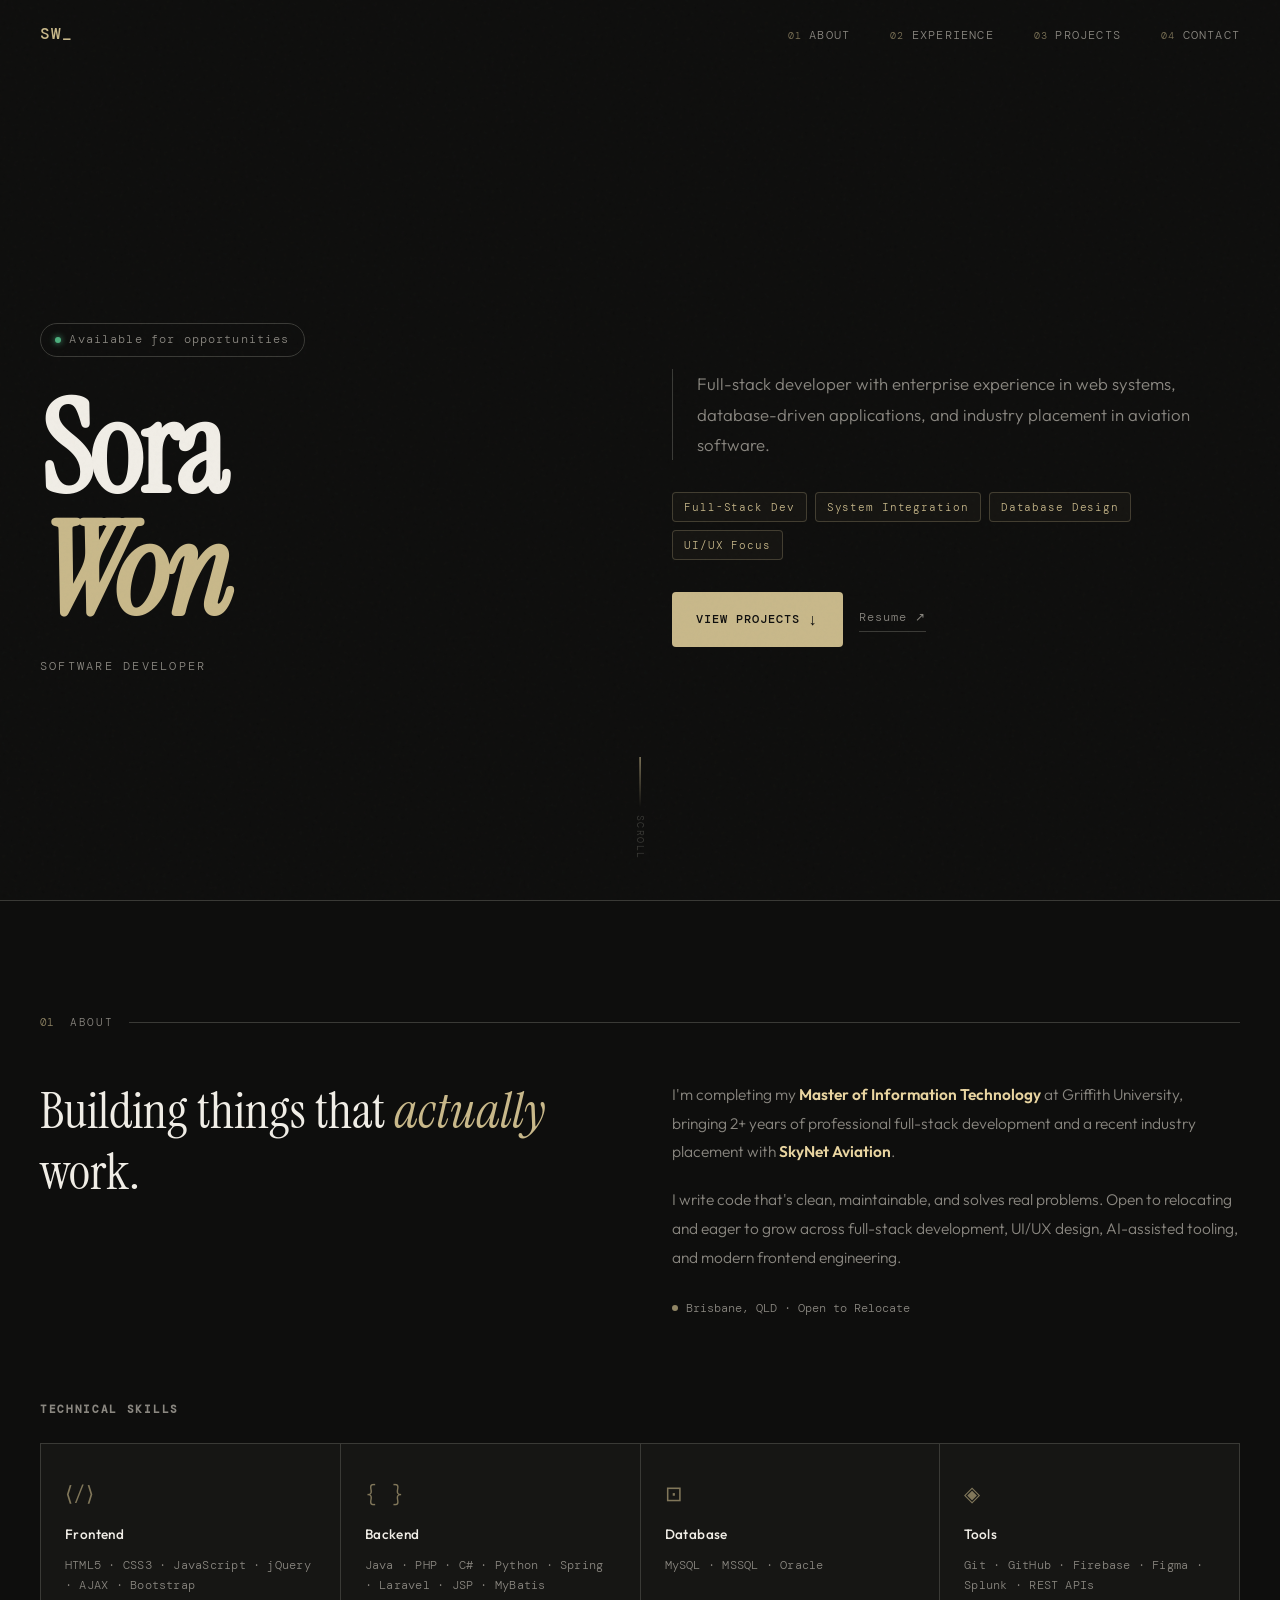
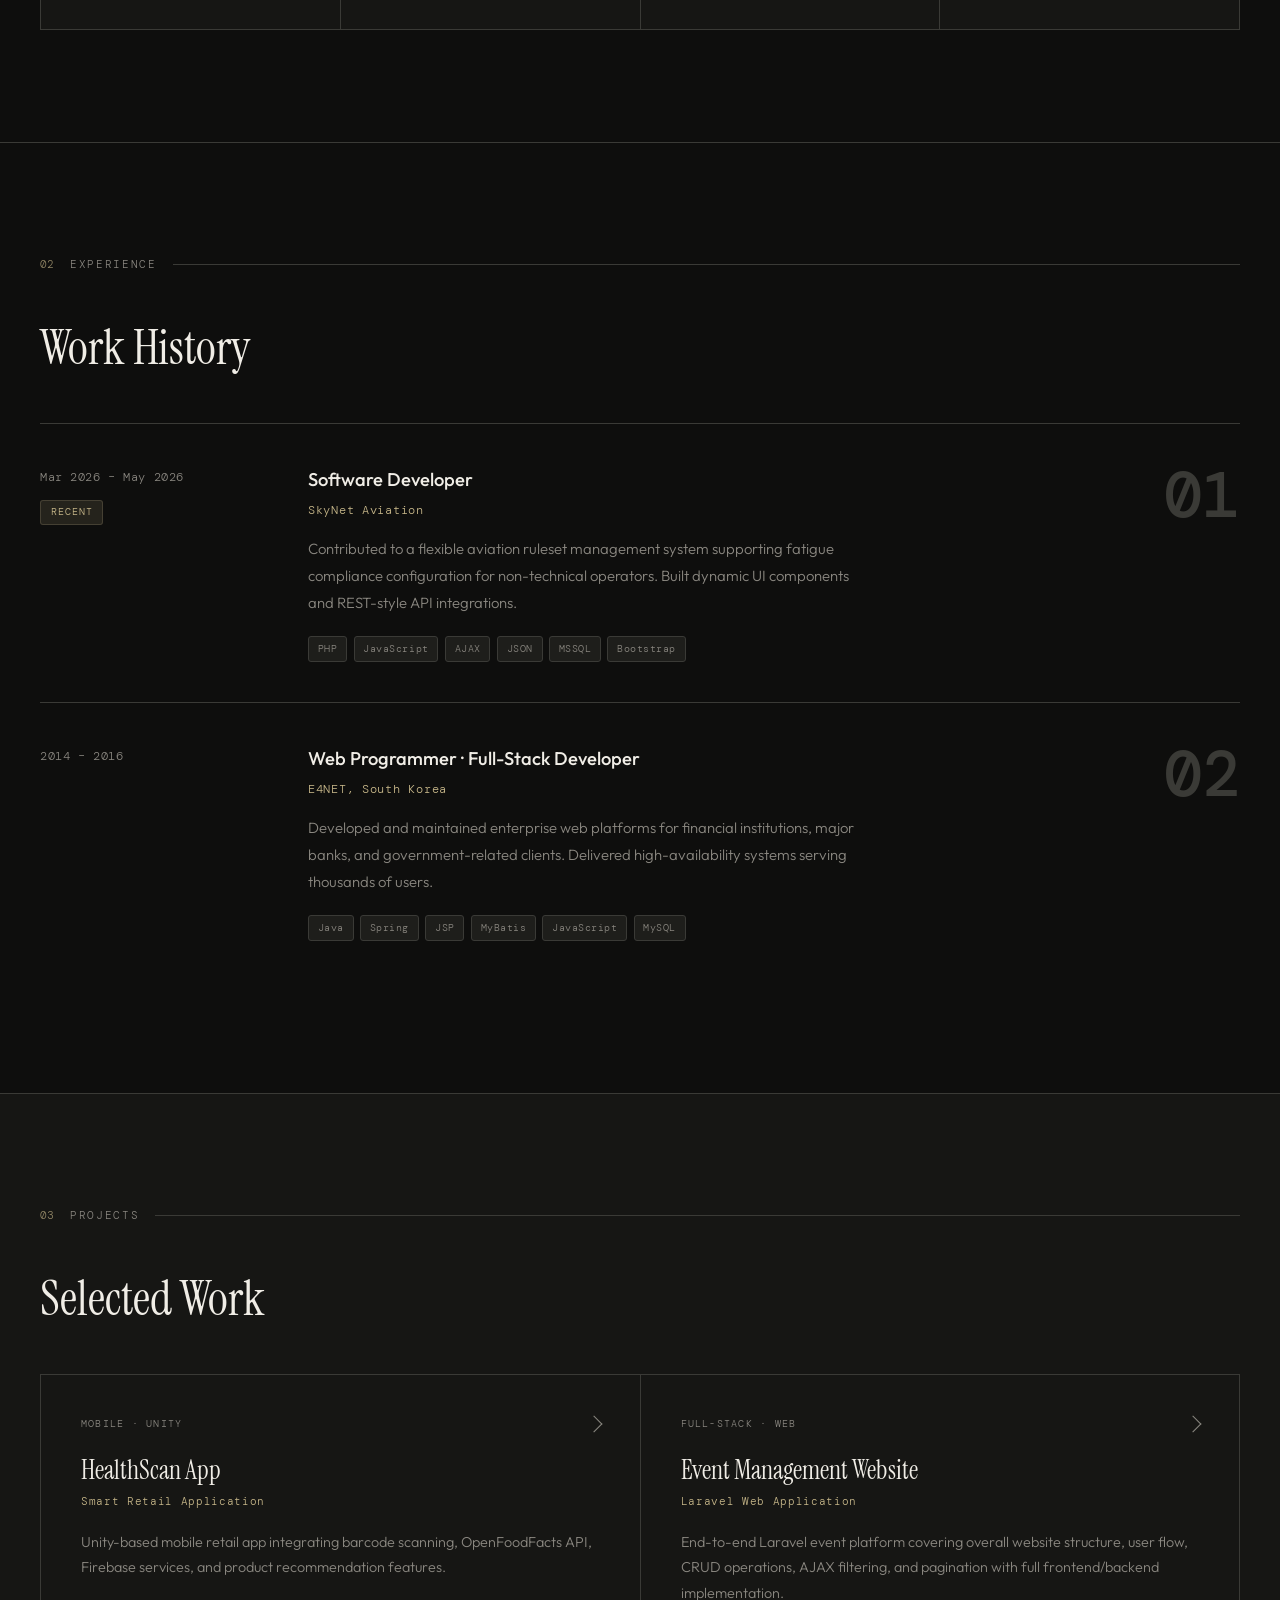
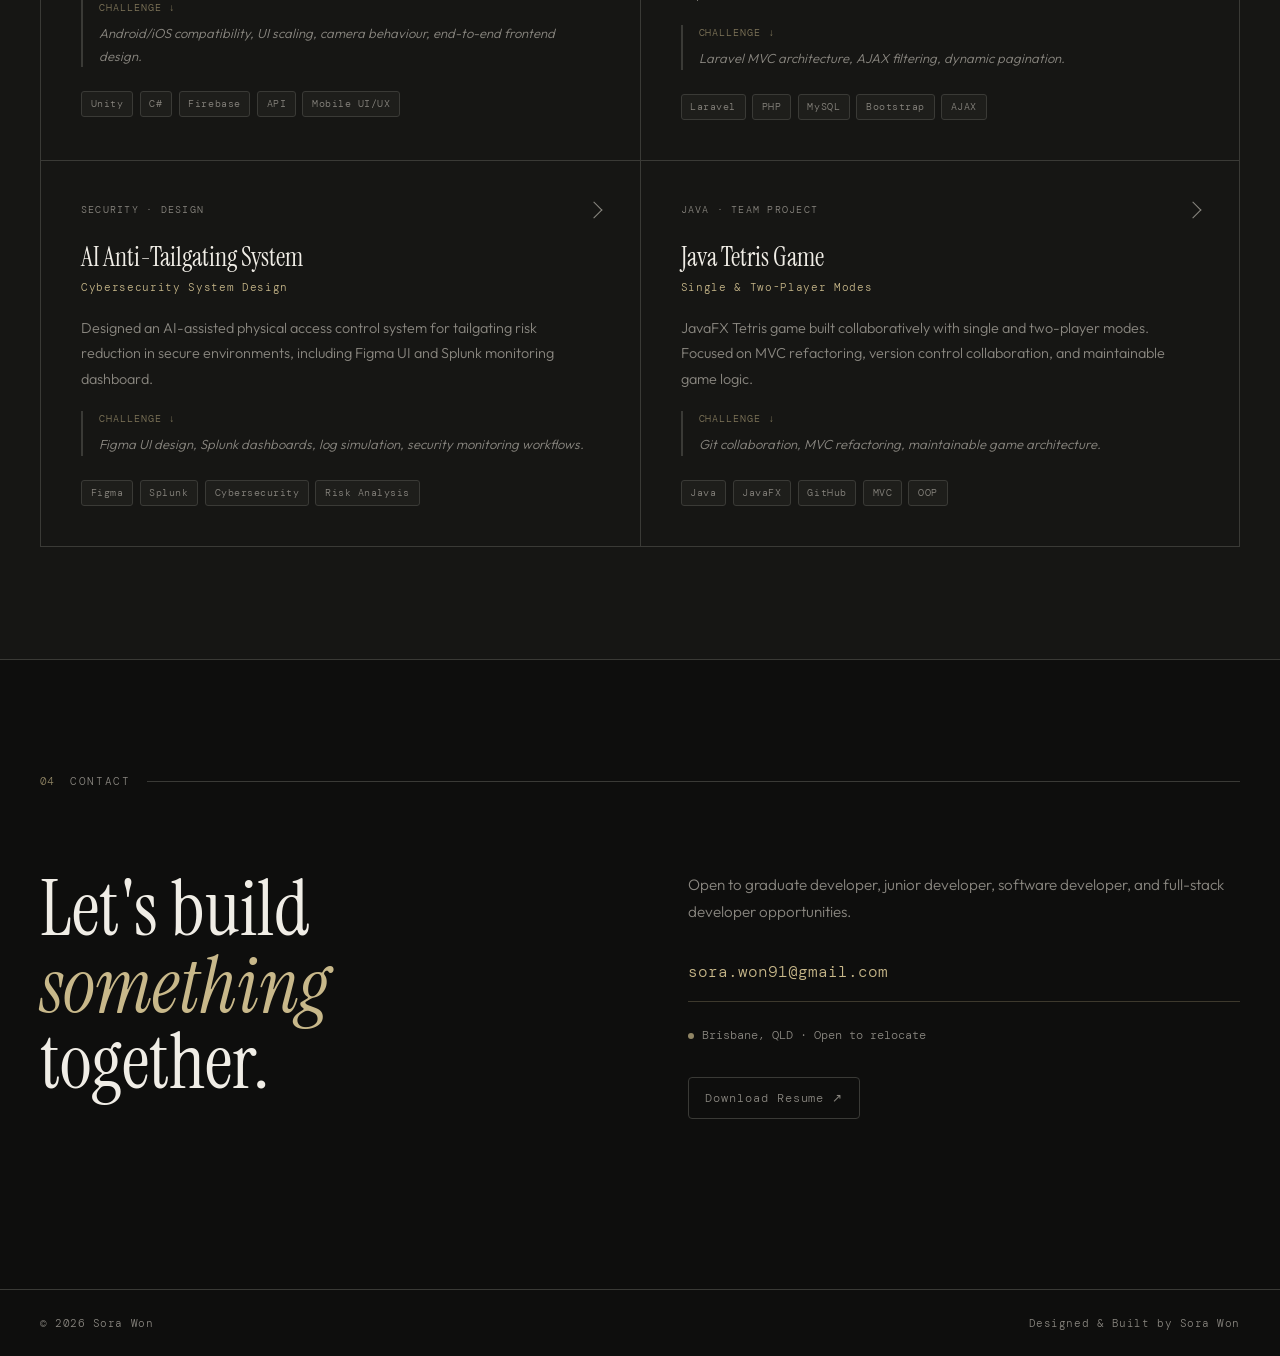
<file: index.html>
<!DOCTYPE html>
<html lang="en">
<head>
  <meta charset="UTF-8" />
  <meta name="viewport" content="width=device-width, initial-scale=1.0" />
  <title>Sora Won — Software Developer</title>
  <link rel="preconnect" href="https://fonts.googleapis.com" />
  <link rel="preconnect" href="https://fonts.gstatic.com" crossorigin />
  <link href="https://fonts.googleapis.com/css2?family=Instrument+Serif:ital@0;1&family=DM+Mono:ital,wght@0,300;0,400;0,500;1,300&family=Outfit:wght@300;400;500;600&display=swap" rel="stylesheet" />
  <link rel="stylesheet" href="style.css" />
</head>
<body>

  <!-- Custom Cursor -->
  <div class="cursor" id="cursor"></div>
  <div class="cursor-dot" id="cursorDot"></div>

  <!-- Noise Overlay -->
  <div class="noise"></div>

  <!-- Navigation -->
  <nav class="nav" id="nav">
    <a href="#" class="nav-logo">SW<span class="blink">_</span></a>
    <ul class="nav-links">
      <li><a href="#about" data-num="01">About</a></li>
      <li><a href="#experience" data-num="02">Experience</a></li>
      <li><a href="#projects" data-num="03">Projects</a></li>
      <li><a href="#contact" data-num="04">Contact</a></li>
    </ul>
    <button class="menu-btn" id="menuBtn" aria-label="Toggle menu">
      <span></span><span></span>
    </button>
  </nav>

  <!-- Mobile Menu -->
  <div class="mobile-menu" id="mobileMenu">
    <ul>
      <li><a href="#about" class="mobile-link">About</a></li>
      <li><a href="#experience" class="mobile-link">Experience</a></li>
      <li><a href="#projects" class="mobile-link">Projects</a></li>
      <li><a href="#contact" class="mobile-link">Contact</a></li>
    </ul>
  </div>

  <main>

    <!-- Hero -->
    <section class="hero">
      <div class="hero-left">
        <div class="hero-tag">
          <span class="dot"></span>
          Available for opportunities
        </div>
        <h1 class="hero-name">
          <span class="reveal-line">Sora</span>
          <span class="reveal-line italic">Won</span>
        </h1>
        <p class="hero-role">Software Developer</p>
      </div>

      <div class="hero-right">
        <p class="hero-desc">
          Full-stack developer with enterprise experience in web systems, database-driven applications, and industry placement in aviation software.
        </p>
        <div class="hero-skills-float">
          <span>Full-Stack Dev</span>
          <span>System Integration</span>
          <span>Database Design</span>
          <span>UI/UX Focus</span>
        </div>
        <div class="hero-actions">
          <a href="#projects" class="btn-main">View Projects <span class="arrow">↓</span></a>
          <a href="assets/sorawon_resume.pdf" class="btn-ghost" target="_blank">Resume ↗</a>
        </div>
      </div>

      <div class="hero-scroll">
        <div class="scroll-line"></div>
        <span>Scroll</span>
      </div>
    </section>

    <!-- About -->
    <section id="about" class="section about-section">
      <div class="section-label">
        <span class="label-num">01</span>
        <span class="label-text">About</span>
      </div>

      <div class="about-grid">
        <div class="about-headline">
          <h2>Building things that <em>actually</em> work.</h2>
        </div>
        <div class="about-content">
          <p>
            I'm completing my <strong>Master of Information Technology</strong> at Griffith University, bringing 2+ years of professional full-stack development and a recent industry placement with <strong>SkyNet Aviation</strong>.
          </p>
          <p>
            I write code that's clean, maintainable, and solves real problems. Open to relocating and eager to grow across full-stack development, UI/UX design, AI-assisted tooling, and modern frontend engineering.
          </p>
          <div class="about-location">
            <span class="loc-dot"></span>
            Brisbane, QLD · Open to Relocate
          </div>
        </div>
      </div>

      <!-- Skills -->
      <div class="skills-section">
        <h3 class="skills-heading">Technical Skills</h3>
        <div class="skills-grid">
          <div class="skill-block">
            <div class="skill-icon">⟨/⟩</div>
            <h4>Frontend</h4>
            <p>HTML5 · CSS3 · JavaScript · jQuery · AJAX · Bootstrap</p>
          </div>
          <div class="skill-block">
            <div class="skill-icon">{ }</div>
            <h4>Backend</h4>
            <p>Java · PHP · C# · Python · Spring · Laravel · JSP · MyBatis</p>
          </div>
          <div class="skill-block">
            <div class="skill-icon">⊡</div>
            <h4>Database</h4>
            <p>MySQL · MSSQL · Oracle</p>
          </div>
          <div class="skill-block">
            <div class="skill-icon">◈</div>
            <h4>Tools</h4>
            <p>Git · GitHub · Firebase · Figma · Splunk · REST APIs</p>
          </div>
        </div>
      </div>
    </section>

    <!-- Experience -->
    <section id="experience" class="section exp-section">
      <div class="section-label">
        <span class="label-num">02</span>
        <span class="label-text">Experience</span>
      </div>

      <h2 class="section-title">Work History</h2>

      <div class="exp-list">

        <article class="exp-item" data-index="01">
          <div class="exp-meta">
            <span class="exp-period">Mar 2026 – May 2026</span>
            <span class="exp-badge new">Recent</span>
          </div>
          <div class="exp-body">
            <h3>Software Developer</h3>
            <p class="exp-company">SkyNet Aviation</p>
            <p class="exp-desc">
              Contributed to a flexible aviation ruleset management system supporting fatigue compliance configuration for non-technical operators. Built dynamic UI components and REST-style API integrations.
            </p>
            <div class="exp-tags">
              <span>PHP</span><span>JavaScript</span><span>AJAX</span>
              <span>JSON</span><span>MSSQL</span><span>Bootstrap</span>
            </div>
          </div>
        </article>

        <article class="exp-item" data-index="02">
          <div class="exp-meta">
            <span class="exp-period">2014 – 2016</span>
          </div>
          <div class="exp-body">
            <h3>Web Programmer · Full-Stack Developer</h3>
            <p class="exp-company">E4NET, South Korea</p>
            <p class="exp-desc">
              Developed and maintained enterprise web platforms for financial institutions, major banks, and government-related clients. Delivered high-availability systems serving thousands of users.
            </p>
            <div class="exp-tags">
              <span>Java</span><span>Spring</span><span>JSP</span>
              <span>MyBatis</span><span>JavaScript</span><span>MySQL</span>
            </div>
          </div>
        </article>

      </div>
    </section>

    <!-- Projects -->
    <section id="projects" class="section proj-section">
      <div class="section-label">
        <span class="label-num">03</span>
        <span class="label-text">Projects</span>
      </div>

      <h2 class="section-title">Selected Work</h2>

      <div class="proj-grid">

        <a href="projects/healthscan.html" class="proj-card" data-num="01">
          <div class="proj-top">
            <div class="proj-category">Mobile · Unity</div>
            <div class="proj-arrow" aria-hidden="true"></div>
          </div>
          <h3>HealthScan App</h3>
          <p class="proj-subtitle">Smart Retail Application</p>
          <p class="proj-desc">
            Unity-based mobile retail app integrating barcode scanning, OpenFoodFacts API, Firebase services, and product recommendation features.
          </p>
          <div class="proj-challenge">
            <span class="chall-label">Challenge ↓</span>
            Android/iOS compatibility, UI scaling, camera behaviour, end-to-end frontend design.
          </div>
          <div class="proj-tags">
            <span>Unity</span><span>C#</span><span>Firebase</span><span>API</span><span>Mobile UI/UX</span>
          </div>
        </a>

        <a href="projects/event-management.html" class="proj-card" data-num="02">
          <div class="proj-top">
            <div class="proj-category">Full-Stack · Web</div>
            <div class="proj-arrow" aria-hidden="true"></div>
          </div>
          <h3>Event Management Website</h3>
          <p class="proj-subtitle">Laravel Web Application</p>
          <p class="proj-desc">
            End-to-end Laravel event platform covering overall website structure, user flow, CRUD operations, AJAX filtering, and pagination with full frontend/backend implementation.
          </p>
          <div class="proj-challenge">
            <span class="chall-label">Challenge ↓</span>
            Laravel MVC architecture, AJAX filtering, dynamic pagination.
          </div>
          <div class="proj-tags">
            <span>Laravel</span><span>PHP</span><span>MySQL</span><span>Bootstrap</span><span>AJAX</span>
          </div>
        </a>

        <a href="projects/anti-tailgating.html" class="proj-card" data-num="03">
          <div class="proj-top">
            <div class="proj-category">Security · Design</div>
            <div class="proj-arrow" aria-hidden="true"></div>
          </div>
          <h3>AI Anti-Tailgating System</h3>
          <p class="proj-subtitle">Cybersecurity System Design</p>
          <p class="proj-desc">
            Designed an AI-assisted physical access control system for tailgating risk reduction in secure environments, including Figma UI and Splunk monitoring dashboard.
          </p>
          <div class="proj-challenge">
            <span class="chall-label">Challenge ↓</span>
            Figma UI design, Splunk dashboards, log simulation, security monitoring workflows.
          </div>
          <div class="proj-tags">
            <span>Figma</span><span>Splunk</span><span>Cybersecurity</span><span>Risk Analysis</span>
          </div>
        </a>

        <a href="projects/tetris.html" class="proj-card" data-num="04">
          <div class="proj-top">
            <div class="proj-category">Java · Team Project</div>
            <div class="proj-arrow" aria-hidden="true"></div>
          </div>
          <h3>Java Tetris Game</h3>
          <p class="proj-subtitle">Single &amp; Two-Player Modes</p>
          <p class="proj-desc">
            JavaFX Tetris game built collaboratively with single and two-player modes. Focused on MVC refactoring, version control collaboration, and maintainable game logic.
          </p>
          <div class="proj-challenge">
            <span class="chall-label">Challenge ↓</span>
            Git collaboration, MVC refactoring, maintainable game architecture.
          </div>
          <div class="proj-tags">
            <span>Java</span><span>JavaFX</span><span>GitHub</span><span>MVC</span><span>OOP</span>
          </div>
        </a>

      </div>
    </section>

    <!-- Contact -->
    <section id="contact" class="section contact-section">
      <div class="section-label">
        <span class="label-num">04</span>
        <span class="label-text">Contact</span>
      </div>

      <div class="contact-inner">
        <h2 class="contact-headline">
          Let's build<br/><em>something</em><br/>together.
        </h2>

        <div class="contact-details">
          <p class="contact-intro">
            Open to graduate developer, junior developer, software developer, and full-stack developer opportunities.
          </p>
          <a href="mailto:sora.won91@gmail.com" class="contact-email">
            sora.won91@gmail.com
          </a>
          <div class="contact-loc">
            <span class="loc-dot"></span>
            Brisbane, QLD · Open to relocate
          </div>
          <div class="contact-links">
            <a href="assets/sorawon_resume.pdf" target="_blank" class="contact-link">Download Resume ↗</a>
          </div>
        </div>
      </div>
    </section>

  </main>

  <footer class="footer">
    <span>© 2026 Sora Won</span>
    <span>Designed &amp; Built by Sora Won</span>
  </footer>

  <script src="script.js"></script>
</body>
</html>
</file>
<file: style.css>
/* ============================================================
   SORA WON — Portfolio CSS
   Theme: Editorial Dark · Monochrome + Warm Accent
   Fonts: Instrument Serif (display) · Outfit (body) · DM Mono (code/labels)
   ============================================================ */

*, *::before, *::after {
    box-sizing: border-box;
    margin: 0;
    padding: 0;
}

:root {
--bg:        #0e0e0d;
--bg-2:      #161614;
--bg-3:      #1e1e1b;
--text:      #f0ede6;
--muted:     #8a8780;
--faint:     #3a3a36;
--accent:    #c8b88a;
--accent-2:  #e8d4a0;
--white:     #f7f4ee;

--serif: 'Instrument Serif', Georgia, serif;
--sans:  'Outfit', sans-serif;
--mono:  'DM Mono', monospace;

--nav-h: 68px;
--ease: cubic-bezier(0.25, 0.1, 0.25, 1);
--ease-out: cubic-bezier(0.0, 0.0, 0.2, 1);
}

/* ─── SCROLLBAR ─── */
::-webkit-scrollbar { width: 4px; }
::-webkit-scrollbar-track { background: var(--bg); }
::-webkit-scrollbar-thumb { background: var(--faint); border-radius: 2px; }

/* ─── BASE ─── */
html { scroll-behavior: smooth; }

body {
    background: var(--bg);
    color: var(--text);
    font-family: var(--sans);
    font-weight: 300;
    line-height: 1.7;
    overflow-x: hidden;
    cursor: none;
}

a { color: inherit; text-decoration: none; }
em, i { font-style: italic; }
strong { font-weight: 600; color: var(--accent-2); }

/* ─── NOISE OVERLAY ─── */
.noise {
    position: fixed;
    inset: 0;
    background-image: url("data:image/svg+xml,%3Csvg viewBox='0 0 256 256' xmlns='http://www.w3.org/2000/svg'%3E%3Cfilter id='noise'%3E%3CfeTurbulence type='fractalNoise' baseFrequency='0.9' numOctaves='4' stitchTiles='stitch'/%3E%3C/filter%3E%3Crect width='100%25' height='100%25' filter='url(%23noise)' opacity='0.04'/%3E%3C/svg%3E");
    pointer-events: none;
    z-index: 9999;
    opacity: 0.5;
}

/* ─── CUSTOM CURSOR ─── */
.cursor {
    position: fixed;
    width: 36px;
    height: 36px;
    border: 1px solid var(--accent);
    border-radius: 50%;
    pointer-events: none;
    z-index: 10000;
    transition: transform 0.15s var(--ease), opacity 0.2s;
    transform: translate(-50%, -50%);
    opacity: 0;
}

.cursor-dot {
    position: fixed;
    width: 5px;
    height: 5px;
    background: var(--accent);
    border-radius: 50%;
    pointer-events: none;
    z-index: 10001;
    transform: translate(-50%, -50%);
    transition: transform 0.08s var(--ease);
    opacity: 0;
}

body:hover .cursor,
body:hover .cursor-dot { opacity: 1; }

/* ─── NAVIGATION ─── */
.nav {
position: fixed;
    top: 0;
    left: 0;
    right: 0;
    z-index: 100;
    display: flex;
    align-items: center;
    justify-content: space-between;
    padding: 0 2.5rem;
    height: var(--nav-h);
    border-bottom: 1px solid transparent;
    transition: background 0.4s, border-color 0.4s;
}

.nav.scrolled {
    background: rgba(14, 14, 13, 0.92);
    backdrop-filter: blur(12px);
    border-bottom-color: var(--faint);
}

.nav-logo {
    font-family: var(--mono);
    font-size: 1rem;
    font-weight: 500;
    letter-spacing: 0.05em;
    color: var(--accent);
}

.blink {
    animation: blink 1.2s step-end infinite;
    color: var(--accent);
}
@keyframes blink { 0%, 100% { opacity: 1; } 50% { opacity: 0; } }

.nav-links {
    display: flex;
    list-style: none;
    gap: 2.5rem;
}

.nav-links a {
    font-family: var(--mono);
    font-size: 0.75rem;
    letter-spacing: 0.1em;
    text-transform: uppercase;
    color: var(--muted);
    transition: color 0.2s;
    position: relative;
}

.nav-links a::before {
    content: attr(data-num) ' ';
    color: var(--accent);
    opacity: 0.6;
    font-size: 0.65rem;
}

.nav-links a:hover { color: var(--text); }

/* Mobile menu button */
.menu-btn {
    display: none;
    flex-direction: column;
    gap: 6px;
    background: none;
    border: none;
    cursor: pointer;
    padding: 4px;
}
.menu-btn span {
    display: block;
    width: 24px;
    height: 1px;
    background: var(--text);
    transition: all 0.3s;
}

/* Mobile Menu */
.mobile-menu {
    position: fixed;
    inset: 0;
    background: var(--bg);
    z-index: 90;
    display: flex;
    align-items: center;
    justify-content: center;
    transform: translateY(-100%);
    transition: transform 0.4s var(--ease-out);
}
.mobile-menu.open { transform: translateY(0); }
.mobile-menu ul { list-style: none; text-align: center; }
.mobile-menu ul li { margin: 1.5rem 0; }
.mobile-link {
    font-family: var(--serif);
    font-size: 3rem;
    font-style: italic;
    color: var(--text);
    transition: color 0.2s;
}
.mobile-link:hover { color: var(--accent); }

/* ─── SECTION LABEL ─── */
.section-label {
    display: flex;
    align-items: center;
    gap: 1rem;
    margin-bottom: 3rem;
}

.label-num {
    font-family: var(--mono);
    font-size: 0.7rem;
    color: var(--accent);
    opacity: 0.7;
}

.label-text {
    font-family: var(--mono);
    font-size: 0.7rem;
    letter-spacing: 0.15em;
    text-transform: uppercase;
    color: var(--muted);
}

.section-label::after {
    content: '';
    flex: 1;
    height: 1px;
    background: var(--faint);
}

/* ─── HERO ─── */
.hero {
    min-height: 100vh;
    display: grid;
    grid-template-columns: 1fr 1fr;
    align-items: center;
    padding: calc(var(--nav-h) + 4rem) 2.5rem 4rem;
    gap: 4rem;
    position: relative;
}

.hero-left { padding-top: 2rem; }

.hero-tag {
    display: inline-flex;
    align-items: center;
    gap: 0.5rem;
    font-family: var(--mono);
    font-size: 0.72rem;
    letter-spacing: 0.1em;
    color: var(--muted);
    border: 1px solid var(--faint);
    padding: 0.4rem 0.9rem;
    border-radius: 100px;
    margin-bottom: 2rem;
}

.dot {
    width: 6px;
    height: 6px;
    background: #4caf7d;
    border-radius: 50%;
    box-shadow: 0 0 6px #4caf7d;
    animation: pulse 2s ease-in-out infinite;
}

@keyframes pulse {
    0%, 100% { opacity: 1; box-shadow: 0 0 6px #4caf7d; }
    50% { opacity: 0.6; box-shadow: 0 0 12px #4caf7d; }
}

.hero-name {
    font-family: var(--serif);
    font-size: clamp(5rem, 10vw, 9rem);
    line-height: 0.95;
    letter-spacing: -0.02em;
    display: flex;
    flex-direction: column;
    margin-bottom: 1rem;
}

.hero-name .italic {
    font-style: italic;
    color: var(--accent);
}

.hero-role {
    font-family: var(--mono);
    font-size: 0.78rem;
    letter-spacing: 0.18em;
    text-transform: uppercase;
    color: var(--muted);
    margin-top: 1.5rem;
}

.hero-right {
    display: flex;
    flex-direction: column;
    gap: 2rem;
    padding-top: 3rem;
}

.hero-desc {
    font-size: 1.05rem;
    color: var(--muted);
    line-height: 1.8;
    border-left: 1px solid var(--faint);
    padding-left: 1.5rem;
}

.hero-skills-float {
    display: flex;
    flex-wrap: wrap;
    gap: 0.5rem;
}

.hero-skills-float span {
    font-family: var(--mono);
    font-size: 0.68rem;
    letter-spacing: 0.08em;
    color: var(--accent);
    border: 1px solid rgba(200, 184, 138, 0.25);
    padding: 0.3rem 0.7rem;
    border-radius: 4px;
    background: rgba(200, 184, 138, 0.04);
}

.hero-actions {
    display: flex;
    gap: 1rem;
    align-items: center;
    flex-wrap: wrap;
}

.btn-main {
    display: inline-flex;
    align-items: center;
    gap: 0.5rem;
    background: var(--accent);
    color: var(--bg);
    font-family: var(--mono);
    font-size: 0.78rem;
    font-weight: 500;
    letter-spacing: 0.08em;
    text-transform: uppercase;
    padding: 0.85rem 1.5rem;
    border-radius: 4px;
    transition: background 0.2s, transform 0.2s;
}
.btn-main:hover { background: var(--accent-2); transform: translateY(-1px); }
.btn-main .arrow { font-size: 1rem; }

.btn-ghost {
    font-family: var(--mono);
    font-size: 0.78rem;
    letter-spacing: 0.08em;
    color: var(--muted);
    border-bottom: 1px solid var(--faint);
    padding-bottom: 2px;
    transition: color 0.2s, border-color 0.2s;
}
.btn-ghost:hover { color: var(--text); border-color: var(--muted); }

.hero-scroll {
    position: absolute;
    bottom: 2.5rem;
    left: 50%;
    transform: translateX(-50%);
    display: flex;
    flex-direction: column;
    align-items: center;
    gap: 0.5rem;
}

.hero-scroll span {
    font-family: var(--mono);
    font-size: 0.62rem;
    letter-spacing: 0.15em;
    text-transform: uppercase;
    color: var(--faint);
    writing-mode: vertical-rl;
}

.scroll-line {
    width: 1px;
    height: 50px;
    background: linear-gradient(to bottom, var(--accent), transparent);
    animation: scrollDrop 1.8s ease-in-out infinite;
}

@keyframes scrollDrop {
    0% { transform: scaleY(0); transform-origin: top; opacity: 1; }
    50% { transform: scaleY(1); transform-origin: top; opacity: 1; }
    100% { transform: scaleY(1); transform-origin: bottom; opacity: 0; }
}

/* ─── SECTIONS ─── */
.section {
    padding: 7rem 2.5rem;
    border-top: 1px solid var(--faint);
}

/* ─── ABOUT ─── */
.about-grid {
    display: grid;
    grid-template-columns: 1fr 1fr;
    gap: 4rem;
    align-items: start;
    margin-bottom: 5rem;
}

.about-headline h2 {
    font-family: var(--serif);
    font-size: clamp(2rem, 4vw, 3.2rem);
    line-height: 1.2;
    font-weight: 400;
}

.about-headline h2 em {
    font-style: italic;
    color: var(--accent);
    }

.about-content p {
    color: var(--muted);
    margin-bottom: 1.2rem;
    line-height: 1.85;
    font-size: 0.97rem;
}

.about-location {
    display: inline-flex;
    align-items: center;
    gap: 0.5rem;
    font-family: var(--mono);
    font-size: 0.72rem;
    color: var(--muted);
    margin-top: 0.5rem;
}

.loc-dot {
    width: 6px;
    height: 6px;
    border-radius: 50%;
    background: var(--accent);
    opacity: 0.7;
}

/* Skills */
.skills-heading {
    font-family: var(--mono);
    font-size: 0.7rem;
    letter-spacing: 0.15em;
    text-transform: uppercase;
    color: var(--muted);
    margin-bottom: 1.5rem;
}

.skills-grid {
    display: grid;
    grid-template-columns: repeat(4, 1fr);
    gap: 1px;
    background: var(--faint);
    border: 1px solid var(--faint);
}

.skill-block {
    background: var(--bg-2);
    padding: 2rem 1.5rem;
    transition: background 0.2s;
}
.skill-block:hover { background: var(--bg-3); }

.skill-icon {
    font-family: var(--mono);
    font-size: 1.3rem;
    color: var(--accent);
    opacity: 0.6;
    margin-bottom: 0.75rem;
}

.skill-block h4 {
    font-family: var(--sans);
    font-size: 0.85rem;
    font-weight: 500;
    color: var(--text);
    margin-bottom: 0.6rem;
    letter-spacing: 0.03em;
}

.skill-block p {
    font-family: var(--mono);
    font-size: 0.72rem;
    color: var(--muted);
    line-height: 1.8;
    letter-spacing: 0.02em;
}

/* ─── EXPERIENCE ─── */
.exp-section { background: var(--bg); }

.section-title {
    font-family: var(--serif);
    font-size: clamp(2rem, 4vw, 3rem);
    font-weight: 400;
    margin-bottom: 3rem;
    line-height: 1.1;
}

.exp-list {
    display: flex;
    flex-direction: column;
    gap: 0;
}

.exp-item {
    display: grid;
    grid-template-columns: 220px 1fr;
    gap: 3rem;
    padding: 2.5rem 0;
    border-top: 1px solid var(--faint);
    transition: background 0.2s;
    position: relative;
}

.exp-item::before {
    content: attr(data-index);
    position: absolute;
    right: 0;
    top: 2.5rem;
    font-family: var(--mono);
    font-size: 4rem;
    color: var(--faint);
    font-weight: 500;
    line-height: 1;
    user-select: none;
}

.exp-meta {
    display: flex;
    flex-direction: column;
    gap: 0.75rem;
    padding-top: 0.25rem;
}

.exp-period {
    font-family: var(--mono);
    font-size: 0.72rem;
    color: var(--muted);
    letter-spacing: 0.05em;
}

.exp-badge {
    display: inline-block;
    font-family: var(--mono);
    font-size: 0.62rem;
    letter-spacing: 0.1em;
    text-transform: uppercase;
    padding: 0.2rem 0.6rem;
    border-radius: 3px;
    width: fit-content;
}
.exp-badge.new {
    background: rgba(200, 184, 138, 0.12);
    color: var(--accent);
    border: 1px solid rgba(200, 184, 138, 0.2);
}

.exp-body h3 {
    font-family: var(--sans);
    font-size: 1.15rem;
    font-weight: 500;
    color: var(--text);
    margin-bottom: 0.3rem;
}

.exp-company {
    font-family: var(--mono);
    font-size: 0.75rem;
    color: var(--accent);
    letter-spacing: 0.06em;
    margin-bottom: 1rem;
}

.exp-desc {
    color: var(--muted);
    font-size: 0.93rem;
    line-height: 1.8;
    margin-bottom: 1.2rem;
    max-width: 55ch;
}

.exp-tags {
    display: flex;
    flex-wrap: wrap;
    gap: 0.4rem;
}

.exp-tags span,
.proj-tags span {
    font-family: var(--mono);
    font-size: 0.65rem;
    color: var(--muted);
    background: var(--bg-3);
    border: 1px solid var(--faint);
    padding: 0.2rem 0.55rem;
    border-radius: 3px;
    letter-spacing: 0.05em;
    transition: color 0.2s, border-color 0.2s;
}

.exp-tags span:hover,
.proj-tags span:hover {
    color: var(--accent);
    border-color: rgba(200, 184, 138, 0.3);
}

/* ─── PROJECTS ─── */
.proj-section { background: var(--bg-2); }

.proj-grid {
    display: grid;
    grid-template-columns: repeat(2, 1fr);
    gap: 1px;
    background: var(--faint);
    border: 1px solid var(--faint);
}

.proj-card {
    background: var(--bg-2);
    padding: 2.5rem;
    position: relative;
    overflow: hidden;
    transition: background 0.25s;
    cursor: pointer;
}

.proj-card:hover { background: var(--bg-3); }

.proj-card.featured {
    background: var(--bg-3);
}

.proj-card.featured::after {
    content: 'Featured';
    position: absolute;
    top: 1.5rem;
    right: 1.5rem;
    font-family: var(--mono);
    font-size: 0.6rem;
    letter-spacing: 0.12em;
    text-transform: uppercase;
    color: var(--accent);
    border: 1px solid rgba(200, 184, 138, 0.25);
    padding: 0.2rem 0.5rem;
    border-radius: 3px;
}

.proj-top {
    display: flex;
    justify-content: space-between;
    align-items: center;
    margin-bottom: 1.5rem;
}

.proj-category {
    font-family: var(--mono);
    font-size: 0.65rem;
    letter-spacing: 0.12em;
    text-transform: uppercase;
    color: var(--muted);
}

.proj-arrow {
    width: 12px;
    height: 12px;
    border-top: 1px solid var(--muted);
    border-right: 1px solid var(--muted);
    transform: rotate(45deg);
    transition: border-color 0.2s, transform 0.2s;
}

.proj-card:hover .proj-arrow {
    border-color: var(--accent);
    transform: rotate(45deg) translate(2px, -2px);
}

.proj-card h3 {
    font-family: var(--serif);
    font-size: 1.6rem;
    font-weight: 400;
    color: var(--text);
    margin-bottom: 0.3rem;
    line-height: 1.2;
}

.proj-subtitle {
    font-family: var(--mono);
    font-size: 0.7rem;
    color: var(--accent);
    letter-spacing: 0.06em;
    margin-bottom: 1.2rem;
}

.proj-desc {
    font-size: 0.9rem;
    color: var(--muted);
    line-height: 1.75;
    margin-bottom: 1.2rem;
}

.proj-challenge {
    font-size: 0.82rem;
    color: var(--muted);
    border-left: 2px solid var(--faint);
    padding-left: 1rem;
    margin-bottom: 1.5rem;
    font-style: italic;
    line-height: 1.7;
}

.chall-label {
    display: block;
    font-family: var(--mono);
    font-size: 0.62rem;
    font-style: normal;
    letter-spacing: 0.1em;
    color: var(--accent);
    opacity: 0.6;
    margin-bottom: 0.35rem;
    text-transform: uppercase;
}

.proj-tags {
    display: flex;
    flex-wrap: wrap;
    gap: 0.4rem;
}

/* ─── CONTACT ─── */
.contact-section {
    background: var(--bg);
    min-height: 70vh;
    display: flex;
    flex-direction: column;
}

.contact-inner {
    display: grid;
    grid-template-columns: 1fr 1fr;
    gap: 6rem;
    align-items: start;
    flex: 1;
    padding-top: 2rem;
}

.contact-headline {
    font-family: var(--serif);
    font-size: clamp(3rem, 6vw, 5.5rem);
    line-height: 1.0;
    font-weight: 400;
}

.contact-headline em {
    font-style: italic;
    color: var(--accent);
}

.contact-intro {
    color: var(--muted);
    font-size: 0.95rem;
    line-height: 1.8;
    margin-bottom: 2rem;
}

.contact-email {
    display: block;
    font-family: var(--mono);
    font-size: 1rem;
    color: var(--accent);
    border-bottom: 1px solid rgba(200, 184, 138, 0.25);
    padding-bottom: 1rem;
    margin-bottom: 1.5rem;
    transition: color 0.2s, border-color 0.2s;
    word-break: break-all;
}
.contact-email:hover {
    color: var(--accent-2);
    border-bottom-color: var(--accent);
}

.contact-loc {
    display: flex;
    align-items: center;
    gap: 0.5rem;
    font-family: var(--mono);
    font-size: 0.72rem;
    color: var(--muted);
    margin-bottom: 2rem;
}

.contact-links { display: flex; gap: 1rem; }

.contact-link {
    font-family: var(--mono);
    font-size: 0.75rem;
    letter-spacing: 0.08em;
    color: var(--muted);
    border: 1px solid var(--faint);
    padding: 0.6rem 1rem;
    border-radius: 4px;
    transition: all 0.2s;
}
.contact-link:hover {
    color: var(--text);
    border-color: var(--muted);
    background: var(--bg-3);
}

/* ─── PROJECT DETAIL PAGE ─── */
.project-detail-section {
    padding-top: calc(var(--nav-h) + 5rem);
    background: var(--bg);
}

.back-link {
    display: inline-block;
    font-family: var(--mono);
    font-size: 0.72rem;
    letter-spacing: 0.08em;
    color: var(--muted);
    margin-bottom: 3rem;
    transition: color 0.2s;
}

.back-link:hover {
    color: var(--accent);
}

.project-hero-detail {
    max-width: 900px;
    margin-bottom: 5rem;
}

.project-detail-kicker {
    font-family: var(--mono);
    font-size: 0.72rem;
    letter-spacing: 0.14em;
    text-transform: uppercase;
    color: var(--accent);
    margin-bottom: 1.5rem;
}

.project-detail-title {
    font-family: var(--serif);
    font-size: clamp(4rem, 10vw, 8rem);
    font-weight: 400;
    line-height: 0.95;
    letter-spacing: -0.03em;
    margin-bottom: 2rem;
}

.project-detail-title em {
    color: var(--accent);
    font-style: italic;
}

.project-detail-intro {
    max-width: 760px;
    color: var(--muted);
    font-size: 1.05rem;
    line-height: 1.85;
    border-left: 1px solid var(--faint);
    padding-left: 1.5rem;
}

.detail-actions {
    margin-top: 2rem;
}

.project-detail-layout {
    display: grid;
    grid-template-columns: minmax(0, 1.5fr) minmax(280px, 0.7fr);
    gap: 4rem;
    align-items: start;
}

.detail-block {
    border-top: 1px solid var(--faint);
    padding: 2.5rem 0;
}

.detail-block h2 {
    font-family: var(--serif);
    font-size: 2rem;
    font-weight: 400;
    margin-bottom: 1rem;
}

.detail-block p,
.detail-block li {
    color: var(--muted);
    font-size: 0.95rem;
    line-height: 1.85;
}

.detail-block ul {
    padding-left: 1.2rem;
}

.detail-block li {
    margin-bottom: 0.7rem;
}

.project-detail-side {
    position: sticky;
    top: calc(var(--nav-h) + 2rem);
    display: flex;
    flex-direction: column;
    gap: 1px;
    background: var(--faint);
    border: 1px solid var(--faint);
}

.detail-info-card {
    background: var(--bg-2);
    padding: 1.5rem;
}

.detail-info-card:hover {
    background: var(--bg-3);
}

.info-label {
    display: block;
    font-family: var(--mono);
    font-size: 0.65rem;
    letter-spacing: 0.13em;
    text-transform: uppercase;
    color: var(--accent);
    margin-bottom: 0.8rem;
}

.detail-info-card p {
    color: var(--muted);
    font-size: 0.88rem;
    line-height: 1.75;
}

.video-wrapper {
    position: relative;
    width: 100%;
    padding-bottom: 56.25%;
    margin-top: 1.5rem;
    background: var(--bg-2);
    border: 1px solid var(--faint);
    overflow: hidden;
}

.video-wrapper iframe {
    position: absolute;
    inset: 0;
    width: 100%;
    height: 100%;
}

.video-wrapper video {
    position: absolute;
    inset: 0;
    width: 100%;
    height: 100%;
    object-fit: contain;
    background: #000;
}

.project-detail-page {
    cursor: auto;
  }
  
  .project-detail-page a,
  .project-detail-page button {
    cursor: pointer;
  }

/* Mobile */
@media (max-width: 900px) {
    .project-detail-layout {
    grid-template-columns: 1fr;
    }

    .project-detail-side {
    position: static;
    }
}

@media (max-width: 560px) {
    .project-detail-section {
    padding-top: calc(var(--nav-h) + 3rem);
    }

    .project-detail-title {
    font-size: clamp(3.2rem, 16vw, 5rem);
    }

    .project-detail-intro {
    font-size: 0.95rem;
    }
}
  
/* ─── FOOTER ─── */
.footer {
    display: flex;
    justify-content: space-between;
    align-items: center;
    padding: 1.5rem 2.5rem;
    border-top: 1px solid var(--faint);
    font-family: var(--mono);
    font-size: 0.68rem;
    color: var(--muted);
    letter-spacing: 0.05em;
}

/* ─── REVEAL ANIMATIONS ─── */
.reveal-line {
    display: block;
    overflow: hidden;
}

.reveal-line::after {
    content: '';
    display: block;
    transform: scaleX(0);
}

/* fade-in for scroll reveal */
.fade-up {
    opacity: 0;
    transform: translateY(28px);
    transition: opacity 0.7s var(--ease-out), transform 0.7s var(--ease-out);
}

.fade-up.visible {
    opacity: 1;
    transform: translateY(0);
}

/* ─── RESPONSIVE ─── */
@media (max-width: 900px) {
    .hero {
        grid-template-columns: 1fr;
        gap: 2.5rem;
        padding-bottom: 6rem;
    }
    .hero-left { padding-top: 1rem; }
    .hero-right { padding-top: 0; }
    .about-grid { grid-template-columns: 1fr; gap: 2rem; }
    .skills-grid { grid-template-columns: repeat(2, 1fr); }
    .proj-grid { grid-template-columns: 1fr; }
    .exp-item { grid-template-columns: 1fr; gap: 0.5rem; }
    .exp-item::before { display: none; }
    .contact-inner { grid-template-columns: 1fr; gap: 3rem; }
    .nav-links { display: none; }
    .menu-btn { display: flex; }
    .footer { flex-direction: column; gap: 0.5rem; text-align: center; }
}

@media (max-width: 560px) {
    .section { padding: 5rem 1.25rem; }
    .hero { padding-left: 1.25rem; padding-right: 1.25rem; }
    .nav { padding: 0 1.25rem; }
    .skills-grid { grid-template-columns: 1fr; }
    .hero-name { font-size: clamp(3.5rem, 15vw, 6rem); }
    .footer { padding: 1.25rem; }
}

/* ─── MOBILE / TOUCH DEVICE FIX ─── */
@media (hover: none), (pointer: coarse) {
    body {
      cursor: auto;
    }
  
    .cursor,
    .cursor-dot {
      display: none !important;
    }
}

/* ─── PROJECT CARD MOBILE FIX ─── */
@media (max-width: 900px) {
    .proj-card .proj-arrow,
    .proj-card:hover .proj-arrow {
      display: none !important;
      visibility: hidden !important;
      opacity: 0 !important;
      transform: none !important;
    }
  
    .proj-top {
      justify-content: flex-start !important;
    }
  
    .proj-card.featured::after {
      display: none !important;
    }

    .hero-scroll {
        display: none;
    }
  }
</file>
